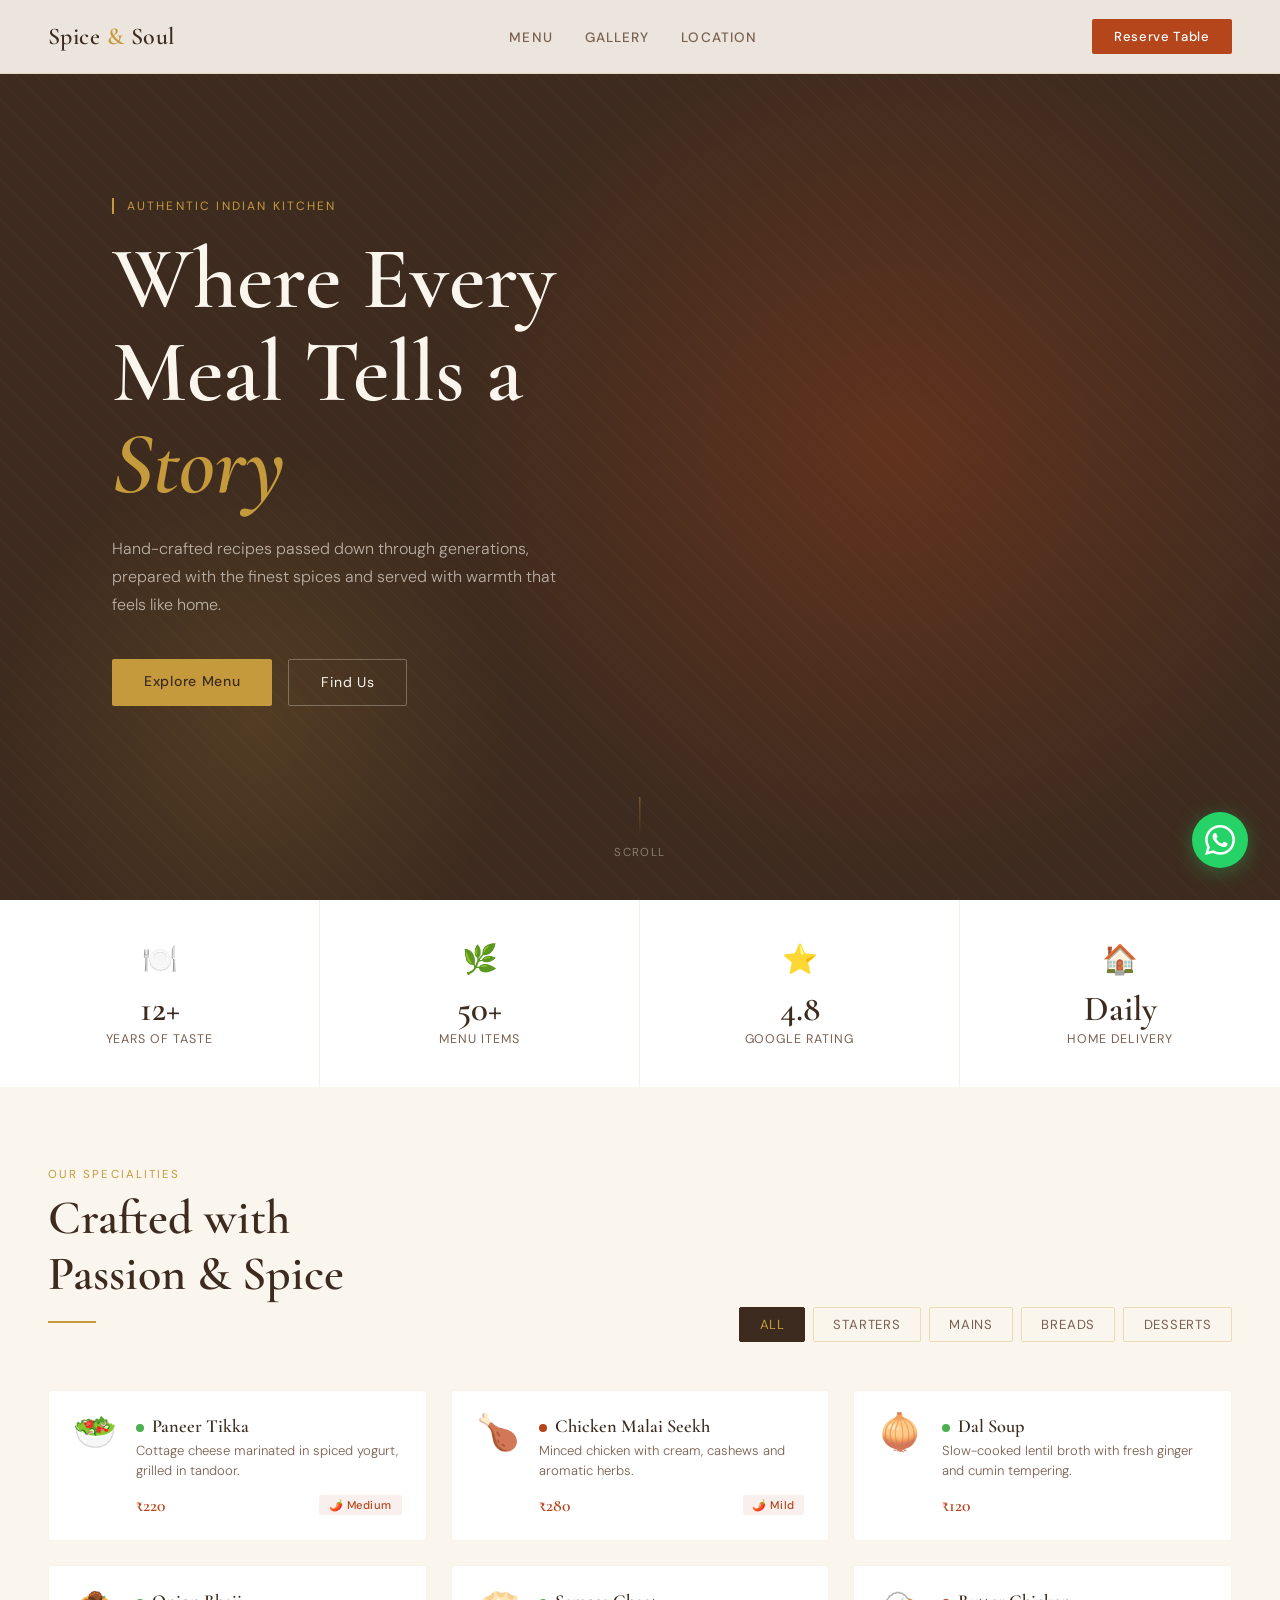
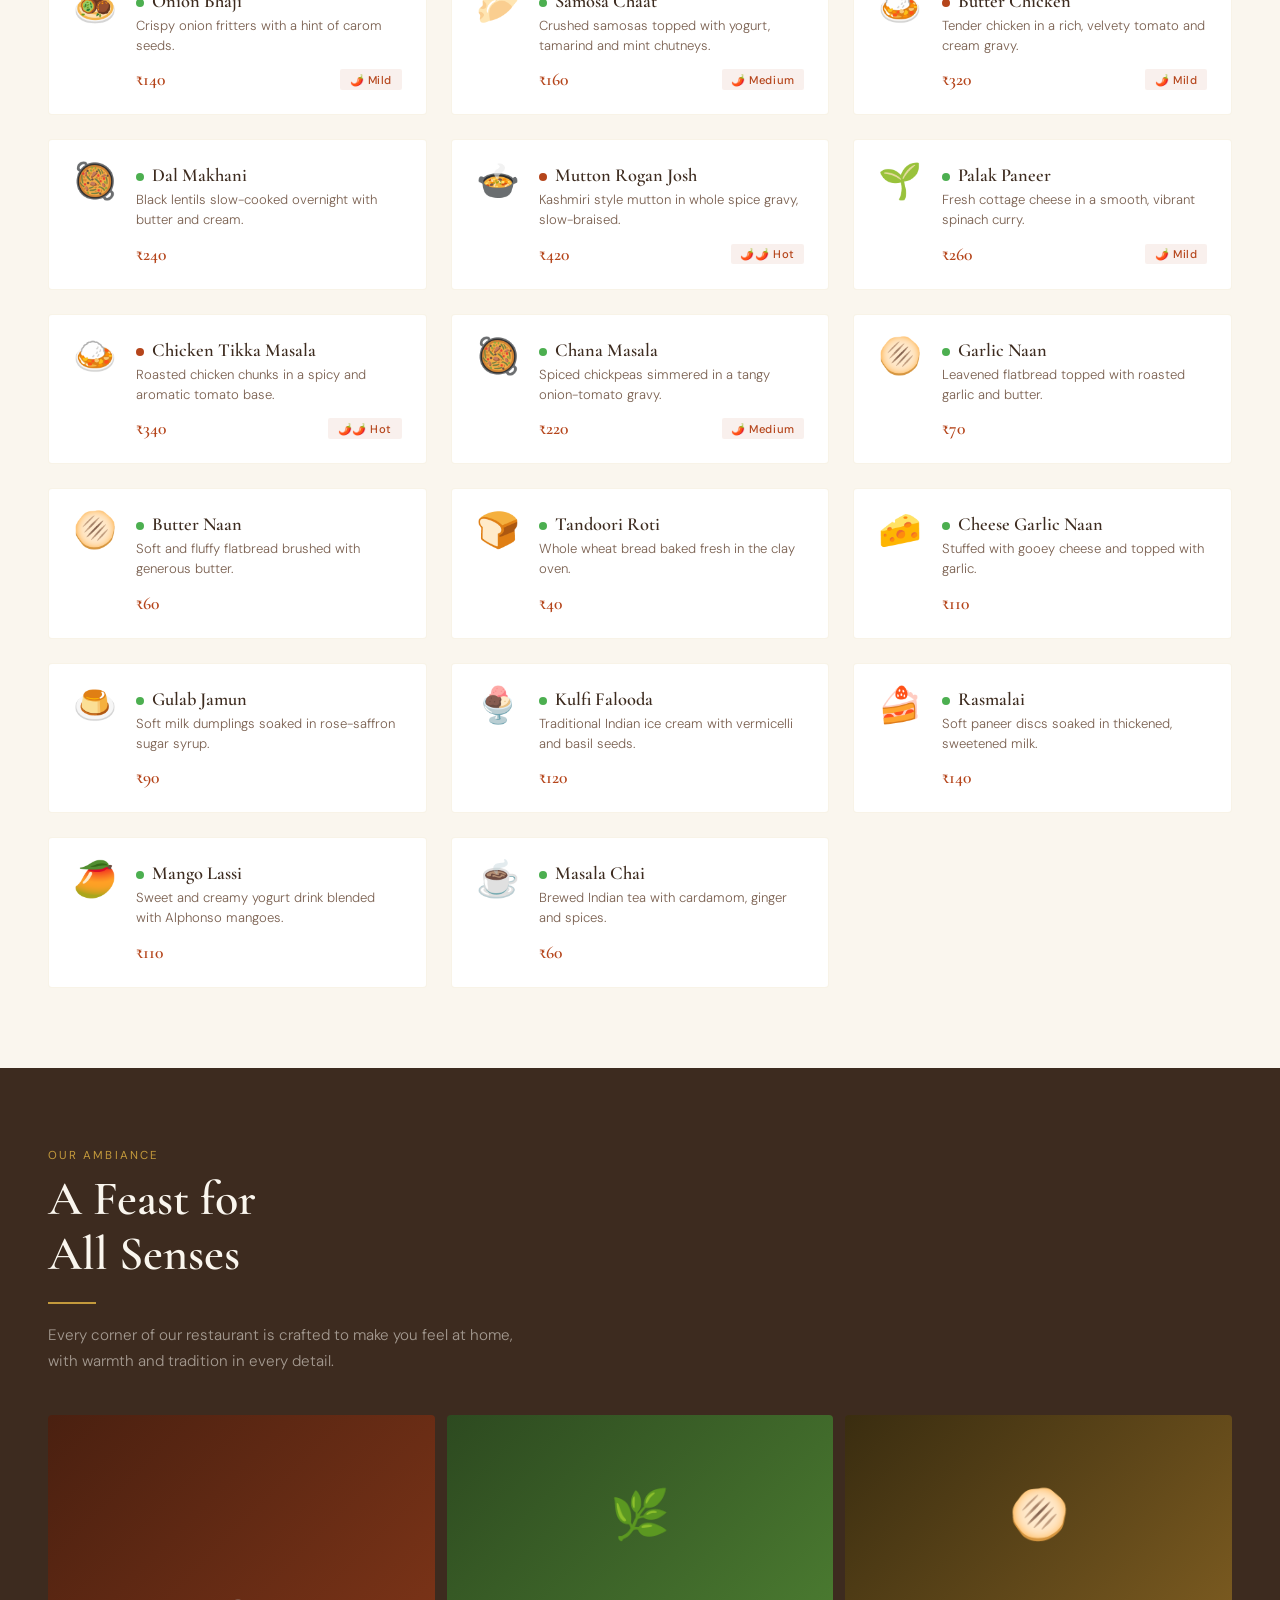
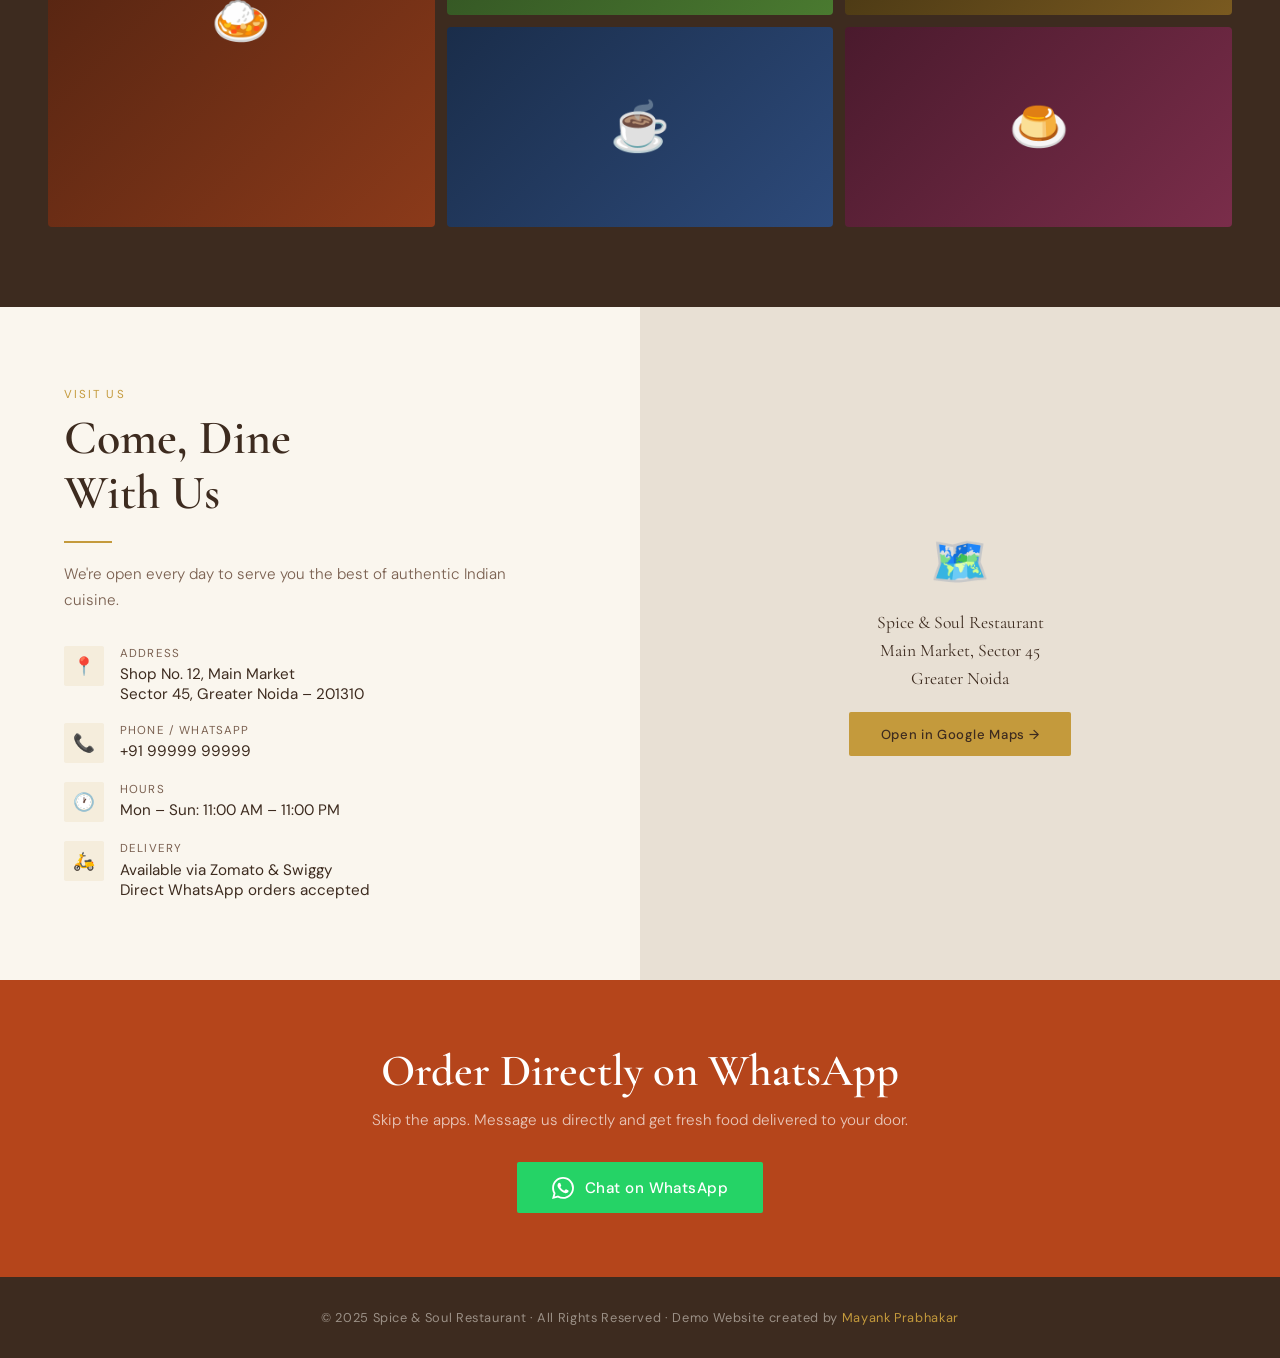
<file: index.html>
<!DOCTYPE html>
<html lang="en">
<head>
<meta charset="UTF-8">
<meta name="viewport" content="width=device-width, initial-scale=1.0">
<title>Spice & Soul — Authentic Indian Kitchen</title>
<link href="https://fonts.googleapis.com/css2?family=Cormorant+Garamond:ital,wght@0,400;0,600;1,400&family=DM+Sans:wght@300;400;500&display=swap" rel="stylesheet">
<link rel="stylesheet" href="css/style.css">
</head>
<body>

<!-- NAV -->
<nav>
  <div class="nav-logo">Spice <span>&</span> Soul</div>
  <ul class="nav-links">
    <li><a href="#menu">Menu</a></li>
    <li><a href="#gallery">Gallery</a></li>
    <li><a href="#contact">Location</a></li>
  </ul>
  <a href="https://wa.me/919999999999?text=Hello!%20I'd%20like%20to%20make%20a%20reservation" class="nav-cta" target="_blank">Reserve Table</a>
</nav>

<!-- HERO -->
<section class="hero" id="home">
  <div class="hero-bg"></div>
  <div class="hero-pattern"></div>
  <div class="hero-content">
    <span class="hero-label">Authentic Indian Kitchen</span>
    <h1>Where Every<br>Meal Tells a <em>Story</em></h1>
    <p>Hand-crafted recipes passed down through generations, prepared with the finest spices and served with warmth that feels like home.</p>
    <div class="hero-btns">
      <a href="#menu" class="btn-primary">Explore Menu</a>
      <a href="#contact" class="btn-ghost">Find Us</a>
    </div>
  </div>
  <div class="hero-scroll">
    <div class="scroll-line"></div>
    Scroll
  </div>
</section>

<!-- ABOUT STRIP -->
<div class="about-strip">
  <div class="strip-item">
    <div class="strip-icon">🍽️</div>
    <div class="strip-num">12+</div>
    <div class="strip-label">Years of Taste</div>
  </div>
  <div class="strip-item">
    <div class="strip-icon">🌿</div>
    <div class="strip-num">50+</div>
    <div class="strip-label">Menu Items</div>
  </div>
  <div class="strip-item">
    <div class="strip-icon">⭐</div>
    <div class="strip-num">4.8</div>
    <div class="strip-label">Google Rating</div>
  </div>
  <div class="strip-item">
    <div class="strip-icon">🏠</div>
    <div class="strip-num">Daily</div>
    <div class="strip-label">Home Delivery</div>
  </div>
</div>

<!-- MENU -->
<section class="menu-section" id="menu">
  <div class="menu-header">
    <div>
      <div class="section-label">Our Specialities</div>
      <div class="section-title">Crafted with<br>Passion & Spice</div>
      <div class="divider"></div>
    </div>
    <div class="menu-tabs">
      <button class="tab active" onclick="filterMenu(this, 'all')">All</button>
      <button class="tab" onclick="filterMenu(this, 'starters')">Starters</button>
      <button class="tab" onclick="filterMenu(this, 'mains')">Mains</button>
      <button class="tab" onclick="filterMenu(this, 'breads')">Breads</button>
      <button class="tab" onclick="filterMenu(this, 'desserts')">Desserts</button>
    </div>
  </div>
  <div class="menu-grid" id="menuGrid"></div>
</section>

<!-- GALLERY -->
<section class="gallery-section" id="gallery">
  <div class="section-label">Our Ambiance</div>
  <div class="section-title">A Feast for<br>All Senses</div>
  <div class="divider"></div>
  <div class="section-sub">Every corner of our restaurant is crafted to make you feel at home, with warmth and tradition in every detail.</div>
  <div class="gallery-grid">
    <div class="gallery-item gi-1">🍛<div class="gallery-overlay"><span class="gallery-tag">Signature Curries</span></div></div>
    <div class="gallery-item gi-2">🌿<div class="gallery-overlay"><span class="gallery-tag">Fresh Ingredients</span></div></div>
    <div class="gallery-item gi-3">🫓<div class="gallery-overlay"><span class="gallery-tag">Tandoor Breads</span></div></div>
    <div class="gallery-item gi-4">☕<div class="gallery-overlay"><span class="gallery-tag">Masala Chai</span></div></div>
    <div class="gallery-item gi-5">🍮<div class="gallery-overlay"><span class="gallery-tag">Sweet Endings</span></div></div>
  </div>
</section>

<!-- CONTACT -->
<div class="contact-section" id="contact">
  <div class="contact-info">
    <div class="section-label">Visit Us</div>
    <div class="section-title">Come, Dine<br>With Us</div>
    <div class="divider"></div>
    <div class="section-sub">We're open every day to serve you the best of authentic Indian cuisine.</div>
    <div class="contact-items">
      <div class="contact-item">
        <div class="contact-icon-wrap">📍</div>
        <div>
          <div class="contact-label">Address</div>
          <div class="contact-val">Shop No. 12, Main Market<br>Sector 45, Greater Noida – 201310</div>
        </div>
      </div>
      <div class="contact-item">
        <div class="contact-icon-wrap">📞</div>
        <div>
          <div class="contact-label">Phone / WhatsApp</div>
          <div class="contact-val">+91 99999 99999</div>
        </div>
      </div>
      <div class="contact-item">
        <div class="contact-icon-wrap">🕐</div>
        <div>
          <div class="contact-label">Hours</div>
          <div class="contact-val">Mon – Sun: 11:00 AM – 11:00 PM</div>
        </div>
      </div>
      <div class="contact-item">
        <div class="contact-icon-wrap">🛵</div>
        <div>
          <div class="contact-label">Delivery</div>
          <div class="contact-val">Available via Zomato & Swiggy<br>Direct WhatsApp orders accepted</div>
        </div>
      </div>
    </div>
  </div>
  <div class="contact-map">
    <div class="map-placeholder">
      <div class="map-icon">🗺️</div>
      <div class="map-address">Spice & Soul Restaurant<br>Main Market, Sector 45<br>Greater Noida</div>
      <a href="https://maps.google.com" target="_blank" class="btn-primary" style="display:inline-block;font-size:0.82rem;">Open in Google Maps →</a>
    </div>
  </div>
</div>

<!-- WHATSAPP CTA -->
<div class="wa-section">
  <h2>Order Directly on WhatsApp</h2>
  <p>Skip the apps. Message us directly and get fresh food delivered to your door.</p>
  <a href="https://wa.me/919999999999?text=Hello!%20I%20want%20to%20place%20an%20order%20🍛" target="_blank" class="wa-btn">
    <svg viewBox="0 0 24 24" xmlns="http://www.w3.org/2000/svg"><path d="M17.472 14.382c-.297-.149-1.758-.867-2.03-.967-.273-.099-.471-.148-.67.15-.197.297-.767.966-.94 1.164-.173.199-.347.223-.644.075-.297-.15-1.255-.463-2.39-1.475-.883-.788-1.48-1.761-1.653-2.059-.173-.297-.018-.458.13-.606.134-.133.298-.347.446-.52.149-.174.198-.298.298-.497.099-.198.05-.371-.025-.52-.075-.149-.669-1.612-.916-2.207-.242-.579-.487-.5-.669-.51-.173-.008-.371-.01-.57-.01-.198 0-.52.074-.792.372-.272.297-1.04 1.016-1.04 2.479 0 1.462 1.065 2.875 1.213 3.074.149.198 2.096 3.2 5.077 4.487.709.306 1.262.489 1.694.625.712.227 1.36.195 1.871.118.571-.085 1.758-.719 2.006-1.413.248-.694.248-1.289.173-1.413-.074-.124-.272-.198-.57-.347m-5.421 7.403h-.004a9.87 9.87 0 01-5.031-1.378l-.361-.214-3.741.982.998-3.648-.235-.374a9.86 9.86 0 01-1.51-5.26c.001-5.45 4.436-9.884 9.888-9.884 2.64 0 5.122 1.03 6.988 2.898a9.825 9.825 0 012.893 6.994c-.003 5.45-4.437 9.884-9.885 9.884m8.413-18.297A11.815 11.815 0 0012.05 0C5.495 0 .16 5.335.157 11.892c0 2.096.547 4.142 1.588 5.945L.057 24l6.305-1.654a11.882 11.882 0 005.683 1.448h.005c6.554 0 11.89-5.335 11.893-11.893a11.821 11.821 0 00-3.48-8.413z"/></svg>
    Chat on WhatsApp
  </a>
</div>

<!-- FOOTER -->
<footer>
  <p>© 2025 Spice & Soul Restaurant · All Rights Reserved · Demo Website created by <a href="#">Mayank Prabhakar</a></p>
</footer>

<!-- FLOATING WA BUTTON -->
<a href="https://wa.me/919999999999?text=Hello!" target="_blank" class="wa-float" title="Chat on WhatsApp">
  <svg viewBox="0 0 24 24" xmlns="http://www.w3.org/2000/svg"><path d="M17.472 14.382c-.297-.149-1.758-.867-2.03-.967-.273-.099-.471-.148-.67.15-.197.297-.767.966-.94 1.164-.173.199-.347.223-.644.075-.297-.15-1.255-.463-2.39-1.475-.883-.788-1.48-1.761-1.653-2.059-.173-.297-.018-.458.13-.606.134-.133.298-.347.446-.52.149-.174.198-.298.298-.497.099-.198.05-.371-.025-.52-.075-.149-.669-1.612-.916-2.207-.242-.579-.487-.5-.669-.51-.173-.008-.371-.01-.57-.01-.198 0-.52.074-.792.372-.272.297-1.04 1.016-1.04 2.479 0 1.462 1.065 2.875 1.213 3.074.149.198 2.096 3.2 5.077 4.487.709.306 1.262.489 1.694.625.712.227 1.36.195 1.871.118.571-.085 1.758-.719 2.006-1.413.248-.694.248-1.289.173-1.413-.074-.124-.272-.198-.57-.347m-5.421 7.403h-.004a9.87 9.87 0 01-5.031-1.378l-.361-.214-3.741.982.998-3.648-.235-.374a9.86 9.86 0 01-1.51-5.26c.001-5.45 4.436-9.884 9.888-9.884 2.64 0 5.122 1.03 6.988 2.898a9.825 9.825 0 012.893 6.994c-.003 5.45-4.437 9.884-9.885 9.884m8.413-18.297A11.815 11.815 0 0012.05 0C5.495 0 .16 5.335.157 11.892c0 2.096.547 4.142 1.588 5.945L.057 24l6.305-1.654a11.882 11.882 0 005.683 1.448h.005c6.554 0 11.89-5.335 11.893-11.893a11.821 11.821 0 00-3.48-8.413z"/></svg>
</a>

<script src="js/menu.js"></script>
</body>
</html>
</file>
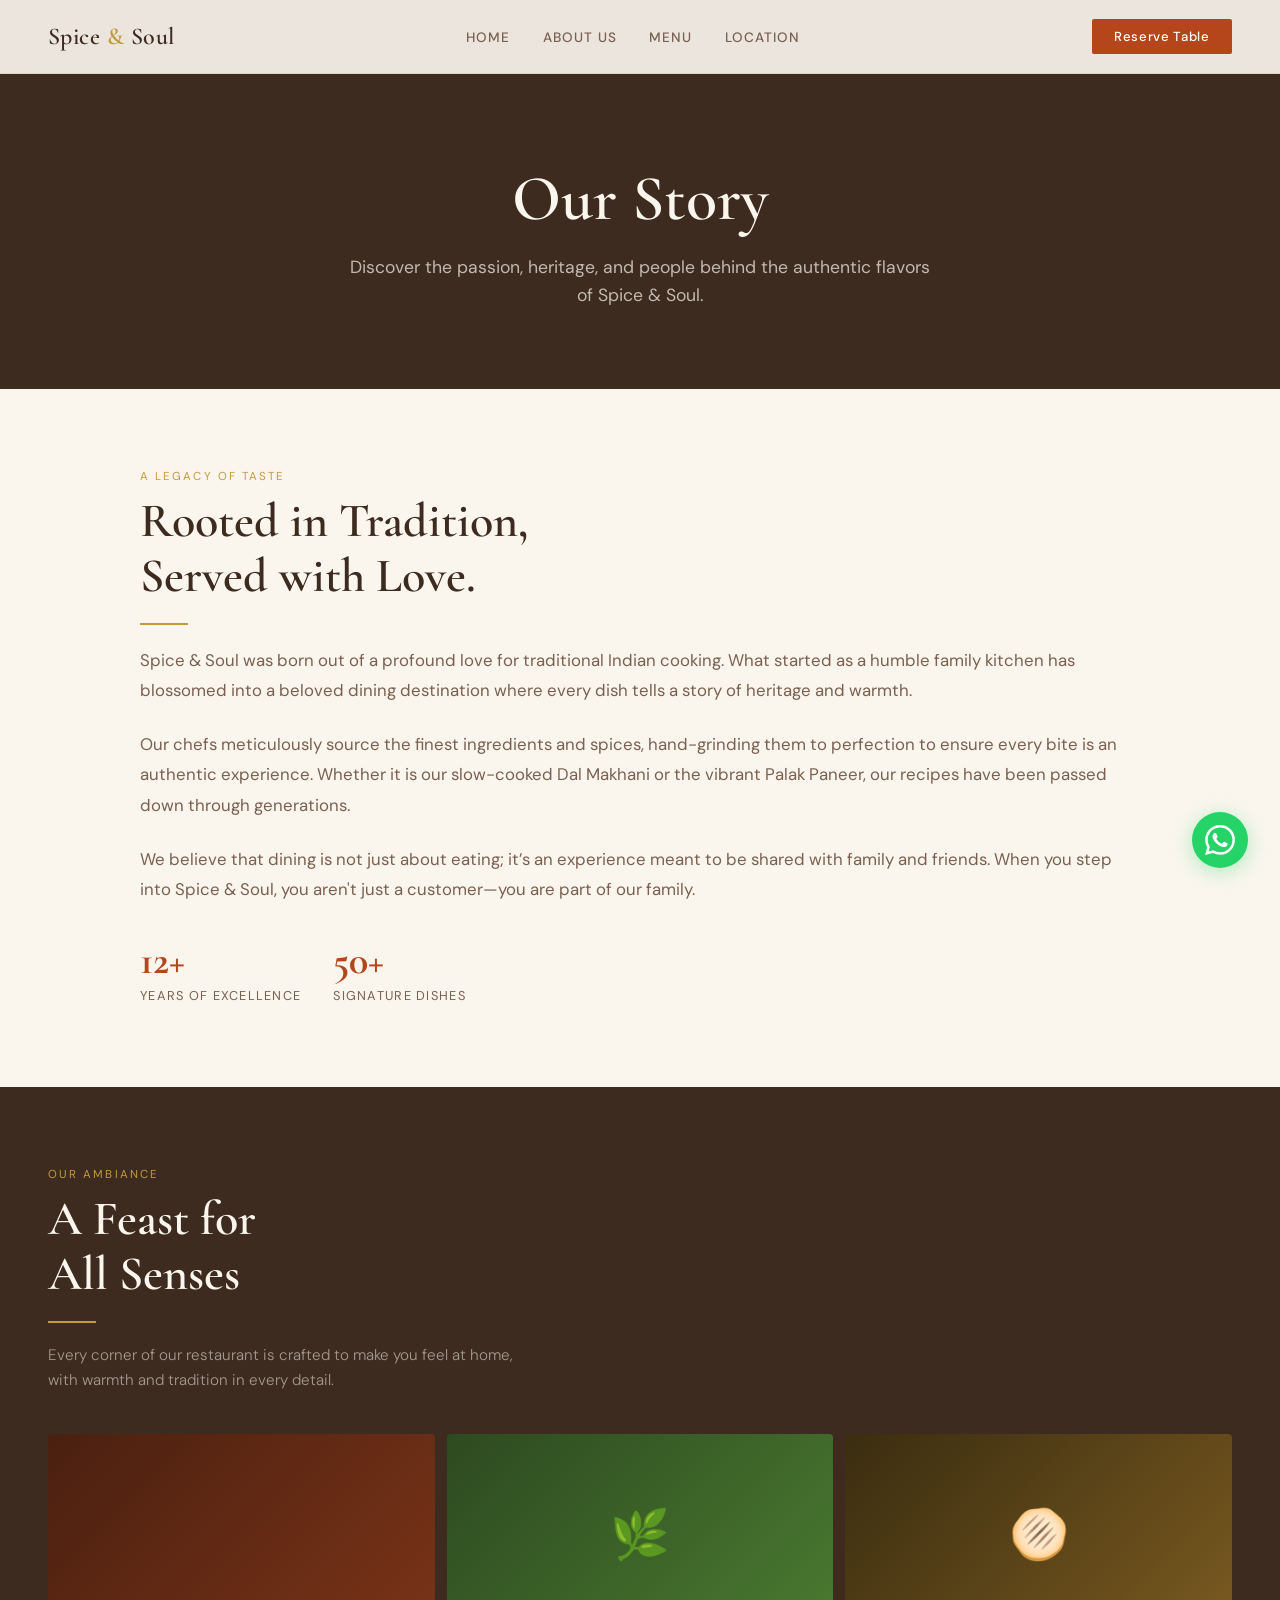
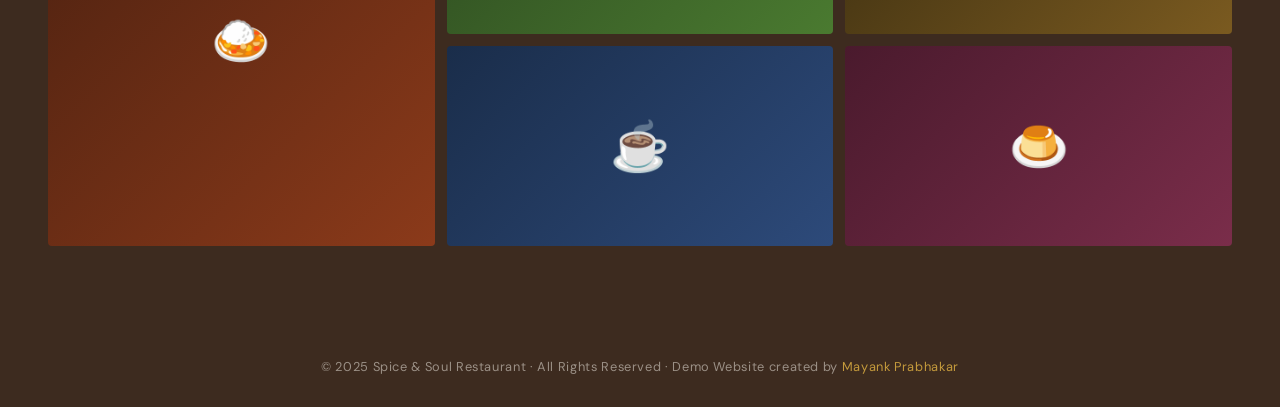
<file: about.html>
<!DOCTYPE html>
<html lang="en">
<head>
<meta charset="UTF-8">
<meta name="viewport" content="width=device-width, initial-scale=1.0">
<title>About Us — Spice & Soul</title>
<link href="https://fonts.googleapis.com/css2?family=Cormorant+Garamond:ital,wght@0,400;0,600;1,400&family=DM+Sans:wght@300;400;500&display=swap" rel="stylesheet">
<link rel="stylesheet" href="css/style.css">
</head>
<body>

<!-- NAV -->
<nav>
  <a href="index.html" class="nav-logo" style="text-decoration:none;">Spice <span>&</span> Soul</a>
  <ul class="nav-links">
    <li><a href="index.html">Home</a></li>
    <li><a href="about.html">About Us</a></li>
    <li><a href="menu.html">Menu</a></li>
    <li><a href="contact.html">Location</a></li>
  </ul>
  <a href="https://wa.me/917983066911?text=Hello!%20I'd%20like%20to%20make%20a%20reservation" class="nav-cta" target="_blank">Reserve Table</a>
</nav>

<!-- PAGE HEADER -->
<header class="page-header">
  <h1>Our Story</h1>
  <p>Discover the passion, heritage, and people behind the authentic flavors of Spice & Soul.</p>
</header>

<!-- ABOUT SECTION -->
<section style="padding-top: 5rem; padding-bottom: 5rem;">
  <div class="about-content">
    <div class="about-text">
      <div class="section-label">A Legacy of Taste</div>
      <h2 class="section-title">Rooted in Tradition,<br>Served with Love.</h2>
      <div class="divider"></div>
      <p>Spice & Soul was born out of a profound love for traditional Indian cooking. What started as a humble family kitchen has blossomed into a beloved dining destination where every dish tells a story of heritage and warmth.</p>
      <p>Our chefs meticulously source the finest ingredients and spices, hand-grinding them to perfection to ensure every bite is an authentic experience. Whether it is our slow-cooked Dal Makhani or the vibrant Palak Paneer, our recipes have been passed down through generations.</p>
      <p>We believe that dining is not just about eating; it’s an experience meant to be shared with family and friends. When you step into Spice & Soul, you aren't just a customer—you are part of our family.</p>
      
      <div class="about-stats">
        <div>
          <h3 style="font-family: 'Cormorant Garamond', serif; font-size: 2.5rem; color: var(--rust);">12+</h3>
          <p style="font-size: 0.8rem; text-transform: uppercase; letter-spacing: 0.1em; color: var(--muted);">Years of Excellence</p>
        </div>
        <div>
          <h3 style="font-family: 'Cormorant Garamond', serif; font-size: 2.5rem; color: var(--rust);">50+</h3>
          <p style="font-size: 0.8rem; text-transform: uppercase; letter-spacing: 0.1em; color: var(--muted);">Signature Dishes</p>
        </div>
      </div>
    </div>
  </div>
</section>

<!-- GALLERY (Moved from index) -->
<section class="gallery-section" id="gallery">
  <div class="section-label">Our Ambiance</div>
  <div class="section-title">A Feast for<br>All Senses</div>
  <div class="divider"></div>
  <div class="section-sub">Every corner of our restaurant is crafted to make you feel at home, with warmth and tradition in every detail.</div>
  <div class="gallery-grid">
    <div class="gallery-item gi-1">🍛<div class="gallery-overlay"><span class="gallery-tag">Signature Curries</span></div></div>
    <div class="gallery-item gi-2">🌿<div class="gallery-overlay"><span class="gallery-tag">Fresh Ingredients</span></div></div>
    <div class="gallery-item gi-3">🫓<div class="gallery-overlay"><span class="gallery-tag">Tandoor Breads</span></div></div>
    <div class="gallery-item gi-4">☕<div class="gallery-overlay"><span class="gallery-tag">Masala Chai</span></div></div>
    <div class="gallery-item gi-5">🍮<div class="gallery-overlay"><span class="gallery-tag">Sweet Endings</span></div></div>
  </div>
</section>

<!-- FOOTER -->
<footer>
  <p>© 2025 Spice & Soul Restaurant · All Rights Reserved · Demo Website created by <a href="#">Mayank Prabhakar</a></p>
</footer>

<!-- FLOATING WA BUTTON -->
<a href="https://wa.me/917983066911?text=Hello!" target="_blank" class="wa-float" title="Chat on WhatsApp">
  <svg viewBox="0 0 24 24" xmlns="http://www.w3.org/2000/svg"><path d="M17.472 14.382c-.297-.149-1.758-.867-2.03-.967-.273-.099-.471-.148-.67.15-.197.297-.767.966-.94 1.164-.173.199-.347.223-.644.075-.297-.15-1.255-.463-2.39-1.475-.883-.788-1.48-1.761-1.653-2.059-.173-.297-.018-.458.13-.606.134-.133.298-.347.446-.52.149-.174.198-.298.298-.497.099-.198.05-.371-.025-.52-.075-.149-.669-1.612-.916-2.207-.242-.579-.487-.5-.669-.51-.173-.008-.371-.01-.57-.01-.198 0-.52.074-.792.372-.272.297-1.04 1.016-1.04 2.479 0 1.462 1.065 2.875 1.213 3.074.149.198 2.096 3.2 5.077 4.487.709.306 1.262.489 1.694.625.712.227 1.36.195 1.871.118.571-.085 1.758-.719 2.006-1.413.248-.694.248-1.289.173-1.413-.074-.124-.272-.198-.57-.347m-5.421 7.403h-.004a9.87 9.87 0 01-5.031-1.378l-.361-.214-3.741.982.998-3.648-.235-.374a9.86 9.86 0 01-1.51-5.26c.001-5.45 4.436-9.884 9.888-9.884 2.64 0 5.122 1.03 6.988 2.898a9.825 9.825 0 012.893 6.994c-.003 5.45-4.437 9.884-9.885 9.884m8.413-18.297A11.815 11.815 0 0012.05 0C5.495 0 .16 5.335.157 11.892c0 2.096.547 4.142 1.588 5.945L.057 24l6.305-1.654a11.882 11.882 0 005.683 1.448h.005c6.554 0 11.89-5.335 11.893-11.893a11.821 11.821 0 00-3.48-8.413z"/></svg>
</a>

</body>
</html>
</file>
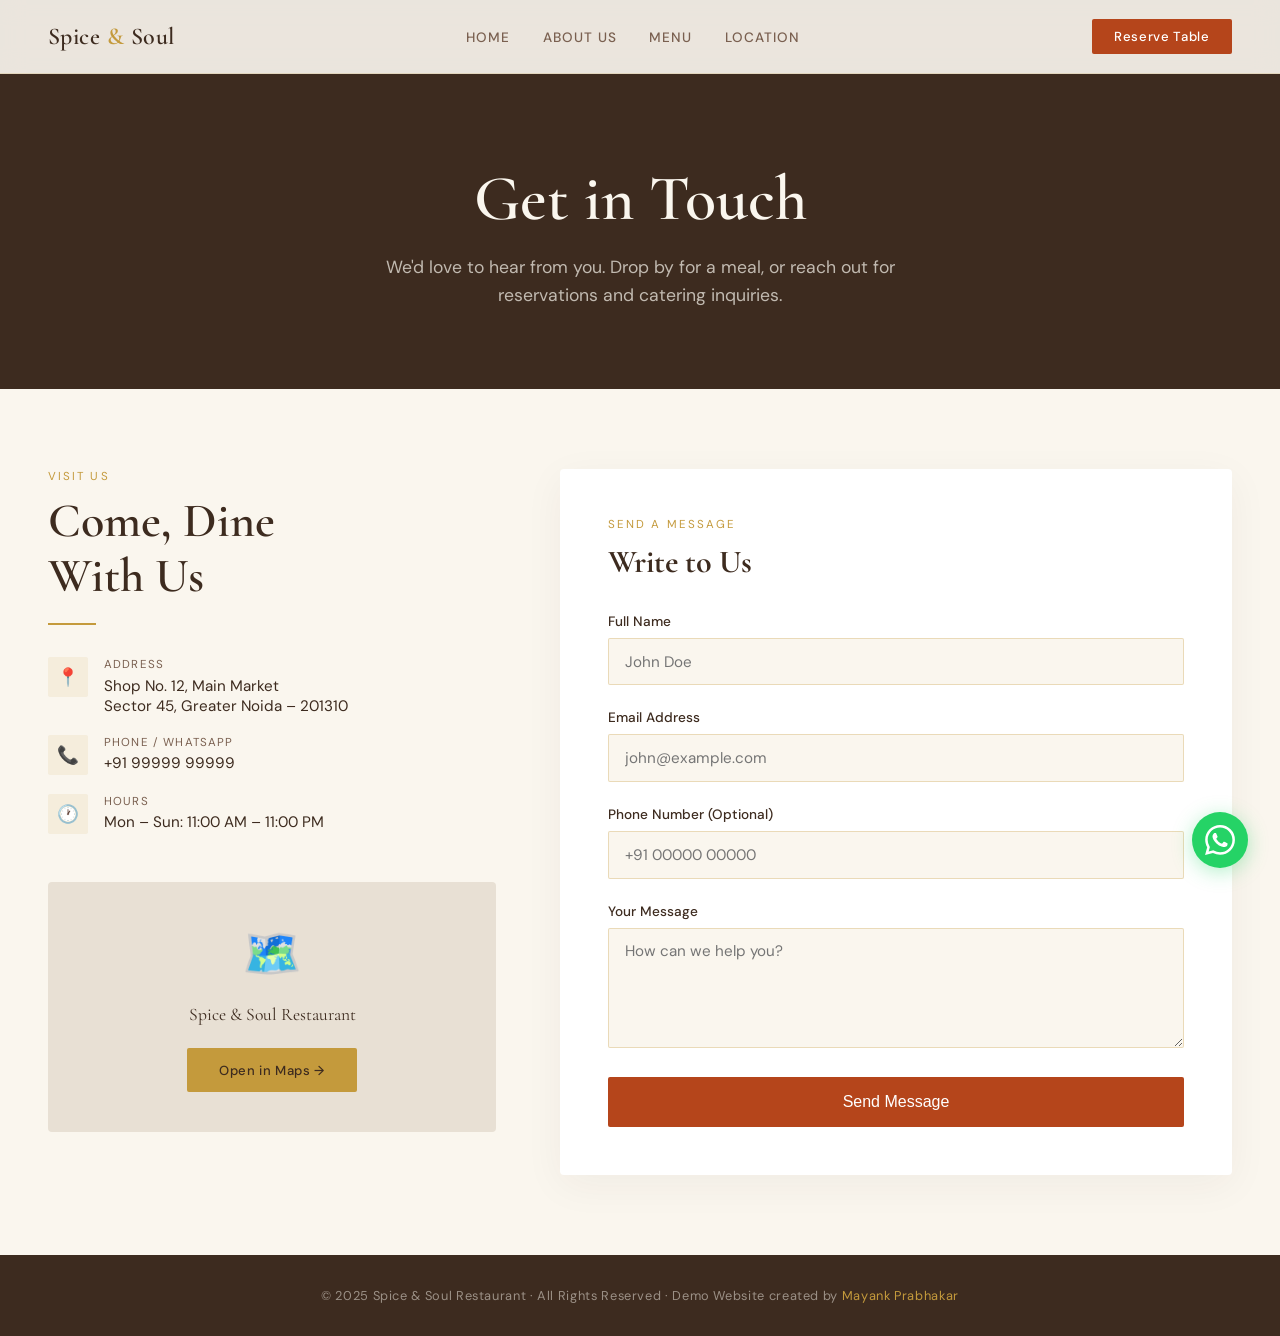
<file: contact.html>
<!DOCTYPE html>
<html lang="en">
<head>
<meta charset="UTF-8">
<meta name="viewport" content="width=device-width, initial-scale=1.0">
<title>Contact & Location — Spice & Soul</title>
<link href="https://fonts.googleapis.com/css2?family=Cormorant+Garamond:ital,wght@0,400;0,600;1,400&family=DM+Sans:wght@300;400;500&display=swap" rel="stylesheet">
<link rel="stylesheet" href="css/style.css">
</head>
<body>

<!-- NAV -->
<nav>
  <a href="index.html" class="nav-logo" style="text-decoration:none;">Spice <span>&</span> Soul</a>
  <ul class="nav-links">
    <li><a href="index.html">Home</a></li>
    <li><a href="about.html">About Us</a></li>
    <li><a href="menu.html">Menu</a></li>
    <li><a href="contact.html">Location</a></li>
  </ul>
  <a href="https://wa.me/917983066911?text=Hello!%20I'd%20like%20to%20make%20a%20reservation" class="nav-cta" target="_blank">Reserve Table</a>
</nav>

<!-- PAGE HEADER -->
<header class="page-header">
  <h1>Get in Touch</h1>
  <p>We'd love to hear from you. Drop by for a meal, or reach out for reservations and catering inquiries.</p>
</header>

<!-- CONTACT SECTION -->
<section style="background: var(--cream); padding: 5rem 3rem;">
  <div class="contact-page-wrap">
    
    <!-- Info & Map -->
    <div>
      <div class="section-label">Visit Us</div>
      <h2 class="section-title">Come, Dine<br>With Us</h2>
      <div class="divider"></div>
      
      <div class="contact-items">
        <div class="contact-item">
          <div class="contact-icon-wrap">📍</div>
          <div>
            <div class="contact-label">Address</div>
            <div class="contact-val">Shop No. 12, Main Market<br>Sector 45, Greater Noida – 201310</div>
          </div>
        </div>
        <div class="contact-item">
          <div class="contact-icon-wrap">📞</div>
          <div>
            <div class="contact-label">Phone / WhatsApp</div>
            <div class="contact-val">+91 99999 99999</div>
          </div>
        </div>
        <div class="contact-item">
          <div class="contact-icon-wrap">🕐</div>
          <div>
            <div class="contact-label">Hours</div>
            <div class="contact-val">Mon – Sun: 11:00 AM – 11:00 PM</div>
          </div>
        </div>
      </div>

      <!-- Map -->
      <div class="contact-map" style="margin-top: 3rem; min-height: 250px; border-radius: 4px;">
        <div class="map-placeholder">
          <div class="map-icon">🗺️</div>
          <div class="map-address">Spice & Soul Restaurant</div>
          <a href="https://maps.google.com" target="_blank" class="btn-primary" style="display:inline-block;font-size:0.82rem;">Open in Maps →</a>
        </div>
      </div>
    </div>

    <!-- Contact Form -->
    <div>
      <form class="contact-form" onsubmit="event.preventDefault(); alert('Thank you for reaching out! We will get back to you shortly.');">
        <div class="section-label">Send a Message</div>
        <h3 style="font-family: 'Cormorant Garamond', serif; font-size: 2rem; color: var(--brown); margin-bottom: 2rem;">Write to Us</h3>
        
        <div class="form-group">
          <label>Full Name</label>
          <input type="text" placeholder="John Doe" required>
        </div>
        <div class="form-group">
          <label>Email Address</label>
          <input type="email" placeholder="john@example.com" required>
        </div>
        <div class="form-group">
          <label>Phone Number (Optional)</label>
          <input type="tel" placeholder="+91 00000 00000">
        </div>
        <div class="form-group">
          <label>Your Message</label>
          <textarea placeholder="How can we help you?" required></textarea>
        </div>
        <button type="submit" class="btn-submit">Send Message</button>
      </form>
    </div>

  </div>
</section>

<!-- FOOTER -->
<footer>
  <p>© 2025 Spice & Soul Restaurant · All Rights Reserved · Demo Website created by <a href="#">Mayank Prabhakar</a></p>
</footer>

<!-- FLOATING WA BUTTON -->
<a href="https://wa.me/917983066911?text=Hello!" target="_blank" class="wa-float" title="Chat on WhatsApp">
  <svg viewBox="0 0 24 24" xmlns="http://www.w3.org/2000/svg"><path d="M17.472 14.382c-.297-.149-1.758-.867-2.03-.967-.273-.099-.471-.148-.67.15-.197.297-.767.966-.94 1.164-.173.199-.347.223-.644.075-.297-.15-1.255-.463-2.39-1.475-.883-.788-1.48-1.761-1.653-2.059-.173-.297-.018-.458.13-.606.134-.133.298-.347.446-.52.149-.174.198-.298.298-.497.099-.198.05-.371-.025-.52-.075-.149-.669-1.612-.916-2.207-.242-.579-.487-.5-.669-.51-.173-.008-.371-.01-.57-.01-.198 0-.52.074-.792.372-.272.297-1.04 1.016-1.04 2.479 0 1.462 1.065 2.875 1.213 3.074.149.198 2.096 3.2 5.077 4.487.709.306 1.262.489 1.694.625.712.227 1.36.195 1.871.118.571-.085 1.758-.719 2.006-1.413.248-.694.248-1.289.173-1.413-.074-.124-.272-.198-.57-.347m-5.421 7.403h-.004a9.87 9.87 0 01-5.031-1.378l-.361-.214-3.741.982.998-3.648-.235-.374a9.86 9.86 0 01-1.51-5.26c.001-5.45 4.436-9.884 9.888-9.884 2.64 0 5.122 1.03 6.988 2.898a9.825 9.825 0 012.893 6.994c-.003 5.45-4.437 9.884-9.885 9.884m8.413-18.297A11.815 11.815 0 0012.05 0C5.495 0 .16 5.335.157 11.892c0 2.096.547 4.142 1.588 5.945L.057 24l6.305-1.654a11.882 11.882 0 005.683 1.448h.005c6.554 0 11.89-5.335 11.893-11.893a11.821 11.821 0 00-3.48-8.413z"/></svg>
</a>

</body>
</html>
</file>
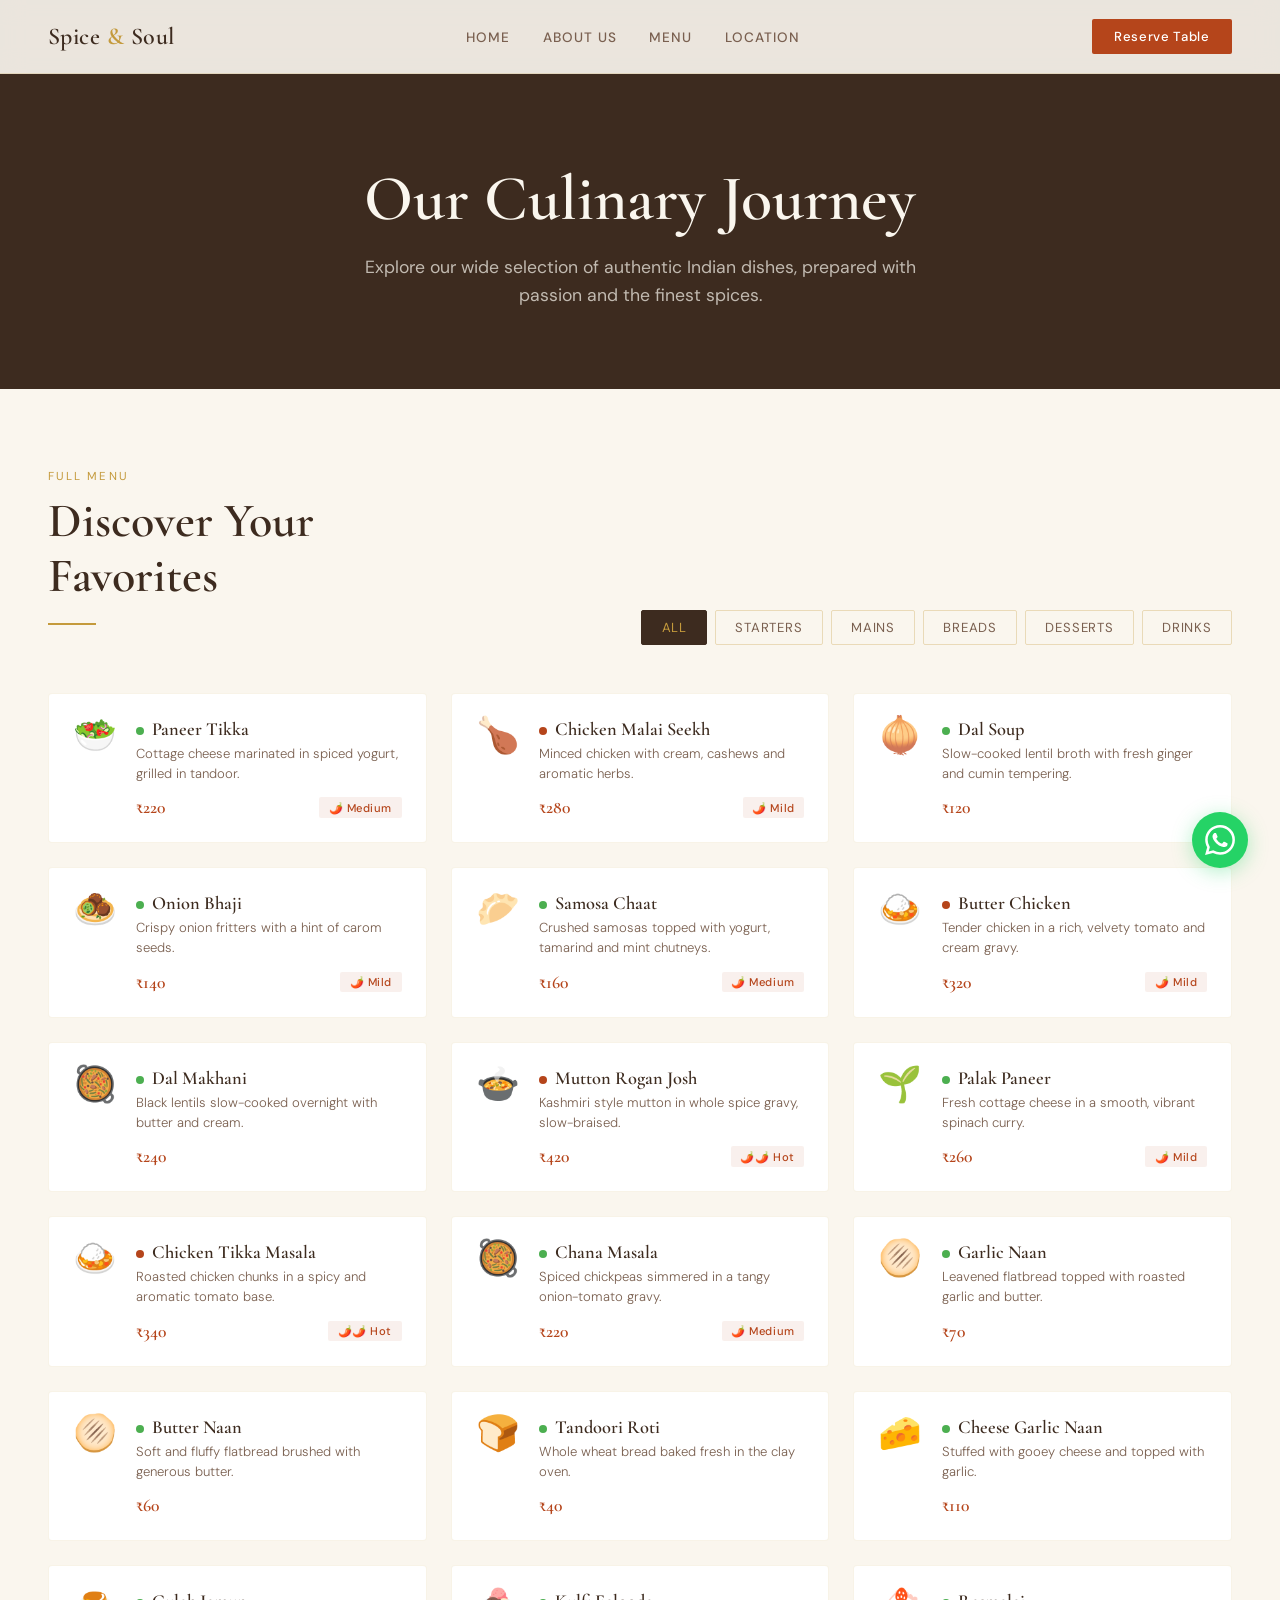
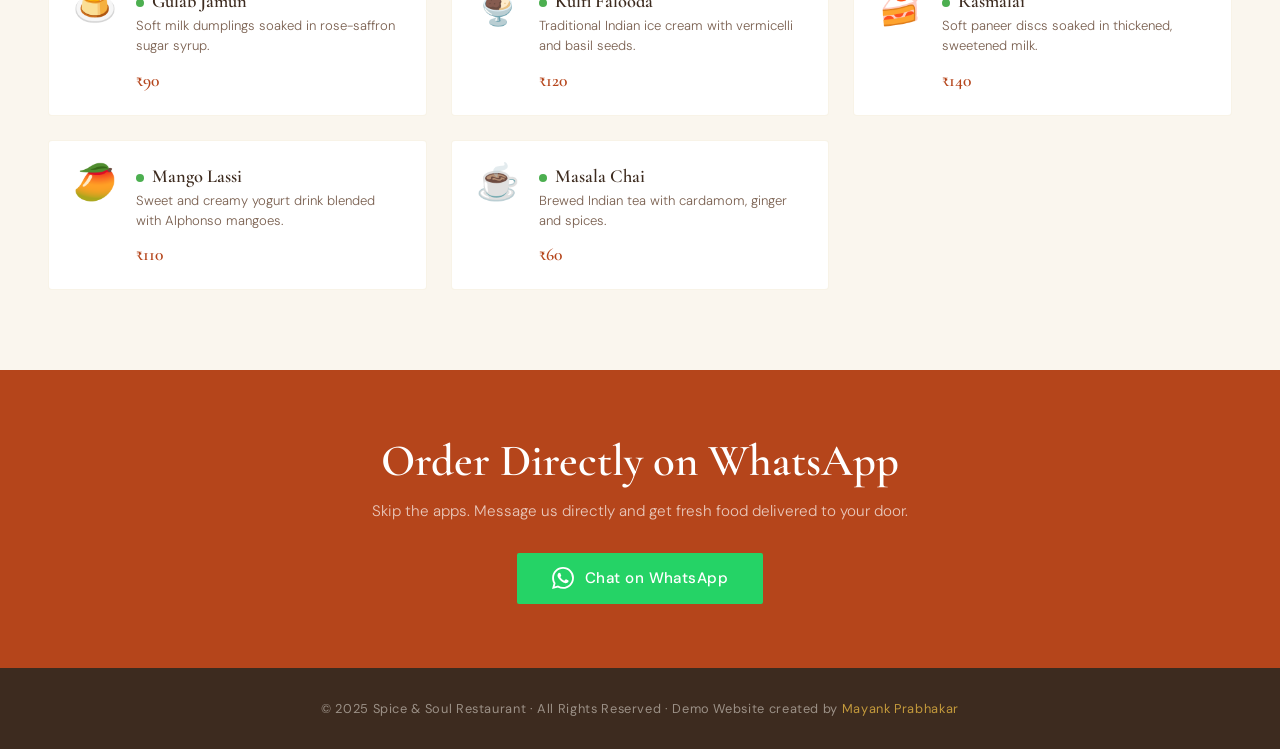
<file: menu.html>
<!DOCTYPE html>
<html lang="en">
<head>
<meta charset="UTF-8">
<meta name="viewport" content="width=device-width, initial-scale=1.0">
<title>Menu — Spice & Soul</title>
<link href="https://fonts.googleapis.com/css2?family=Cormorant+Garamond:ital,wght@0,400;0,600;1,400&family=DM+Sans:wght@300;400;500&display=swap" rel="stylesheet">
<link rel="stylesheet" href="css/style.css">
</head>
<body>

<!-- NAV -->
<nav>
  <a href="index.html" class="nav-logo" style="text-decoration:none;">Spice <span>&</span> Soul</a>
  <ul class="nav-links">
    <li><a href="index.html">Home</a></li>
    <li><a href="about.html">About Us</a></li>
    <li><a href="menu.html">Menu</a></li>
    <li><a href="contact.html">Location</a></li>
  </ul>
  <a href="https://wa.me/917983066911?text=Hello!%20I'd%20like%20to%20make%20a%20reservation" class="nav-cta" target="_blank">Reserve Table</a>
</nav>

<!-- PAGE HEADER -->
<header class="page-header">
  <h1>Our Culinary Journey</h1>
  <p>Explore our wide selection of authentic Indian dishes, prepared with passion and the finest spices.</p>
</header>

<!-- MENU -->
<section class="menu-section" id="menu">
  <div class="menu-header">
    <div>
      <div class="section-label">Full Menu</div>
      <div class="section-title">Discover Your<br>Favorites</div>
      <div class="divider"></div>
    </div>
    <div class="menu-tabs">
      <button class="tab active" onclick="filterMenu(this, 'all')">All</button>
      <button class="tab" onclick="filterMenu(this, 'starters')">Starters</button>
      <button class="tab" onclick="filterMenu(this, 'mains')">Mains</button>
      <button class="tab" onclick="filterMenu(this, 'breads')">Breads</button>
      <button class="tab" onclick="filterMenu(this, 'desserts')">Desserts</button>
      <button class="tab" onclick="filterMenu(this, 'drinks')">Drinks</button>
    </div>
  </div>
  <div class="menu-grid" id="menuGrid"></div>
</section>

<!-- WHATSAPP CTA -->
<div class="wa-section">
  <h2>Order Directly on WhatsApp</h2>
  <p>Skip the apps. Message us directly and get fresh food delivered to your door.</p>
  <a href="https://wa.me/917983066911?text=Hello!%20I%20want%20to%20place%20an%20order%20🍛" target="_blank" class="wa-btn">
    <svg viewBox="0 0 24 24" xmlns="http://www.w3.org/2000/svg"><path d="M17.472 14.382c-.297-.149-1.758-.867-2.03-.967-.273-.099-.471-.148-.67.15-.197.297-.767.966-.94 1.164-.173.199-.347.223-.644.075-.297-.15-1.255-.463-2.39-1.475-.883-.788-1.48-1.761-1.653-2.059-.173-.297-.018-.458.13-.606.134-.133.298-.347.446-.52.149-.174.198-.298.298-.497.099-.198.05-.371-.025-.52-.075-.149-.669-1.612-.916-2.207-.242-.579-.487-.5-.669-.51-.173-.008-.371-.01-.57-.01-.198 0-.52.074-.792.372-.272.297-1.04 1.016-1.04 2.479 0 1.462 1.065 2.875 1.213 3.074.149.198 2.096 3.2 5.077 4.487.709.306 1.262.489 1.694.625.712.227 1.36.195 1.871.118.571-.085 1.758-.719 2.006-1.413.248-.694.248-1.289.173-1.413-.074-.124-.272-.198-.57-.347m-5.421 7.403h-.004a9.87 9.87 0 01-5.031-1.378l-.361-.214-3.741.982.998-3.648-.235-.374a9.86 9.86 0 01-1.51-5.26c.001-5.45 4.436-9.884 9.888-9.884 2.64 0 5.122 1.03 6.988 2.898a9.825 9.825 0 012.893 6.994c-.003 5.45-4.437 9.884-9.885 9.884m8.413-18.297A11.815 11.815 0 0012.05 0C5.495 0 .16 5.335.157 11.892c0 2.096.547 4.142 1.588 5.945L.057 24l6.305-1.654a11.882 11.882 0 005.683 1.448h.005c6.554 0 11.89-5.335 11.893-11.893a11.821 11.821 0 00-3.48-8.413z"/></svg>
    Chat on WhatsApp
  </a>
</div>

<!-- FOOTER -->
<footer>
  <p>© 2025 Spice & Soul Restaurant · All Rights Reserved · Demo Website created by <a href="#">Mayank Prabhakar</a></p>
</footer>

<!-- FLOATING WA BUTTON -->
<a href="https://wa.me/917983066911?text=Hello!" target="_blank" class="wa-float" title="Chat on WhatsApp">
  <svg viewBox="0 0 24 24" xmlns="http://www.w3.org/2000/svg"><path d="M17.472 14.382c-.297-.149-1.758-.867-2.03-.967-.273-.099-.471-.148-.67.15-.197.297-.767.966-.94 1.164-.173.199-.347.223-.644.075-.297-.15-1.255-.463-2.39-1.475-.883-.788-1.48-1.761-1.653-2.059-.173-.297-.018-.458.13-.606.134-.133.298-.347.446-.52.149-.174.198-.298.298-.497.099-.198.05-.371-.025-.52-.075-.149-.669-1.612-.916-2.207-.242-.579-.487-.5-.669-.51-.173-.008-.371-.01-.57-.01-.198 0-.52.074-.792.372-.272.297-1.04 1.016-1.04 2.479 0 1.462 1.065 2.875 1.213 3.074.149.198 2.096 3.2 5.077 4.487.709.306 1.262.489 1.694.625.712.227 1.36.195 1.871.118.571-.085 1.758-.719 2.006-1.413.248-.694.248-1.289.173-1.413-.074-.124-.272-.198-.57-.347m-5.421 7.403h-.004a9.87 9.87 0 01-5.031-1.378l-.361-.214-3.741.982.998-3.648-.235-.374a9.86 9.86 0 01-1.51-5.26c.001-5.45 4.436-9.884 9.888-9.884 2.64 0 5.122 1.03 6.988 2.898a9.825 9.825 0 012.893 6.994c-.003 5.45-4.437 9.884-9.885 9.884m8.413-18.297A11.815 11.815 0 0012.05 0C5.495 0 .16 5.335.157 11.892c0 2.096.547 4.142 1.588 5.945L.057 24l6.305-1.654a11.882 11.882 0 005.683 1.448h.005c6.554 0 11.89-5.335 11.893-11.893a11.821 11.821 0 00-3.48-8.413z"/></svg>
</a>

<script src="js/menu.js"></script>
</body>
</html>
</file>
<file: css/style.css>
/* =========================================
   Spice & Soul — Restaurant Website
   style.css
   ========================================= */

*, *::before, *::after { box-sizing: border-box; margin: 0; padding: 0; }

:root {
  --gold: #C49A3C;
  --gold-light: #E8C96A;
  --cream: #FAF6EE;
  --brown: #3D2B1F;
  --brown-mid: #6B4226;
  --rust: #B5451B;
  --text: #2A1A0E;
  --muted: #7A6050;
  --white: #FFFFFF;
}

html { scroll-behavior: smooth; }

body {
  font-family: 'DM Sans', sans-serif;
  background: var(--cream);
  color: var(--text);
  overflow-x: hidden;
}

/* ── NAV ───────────────────────────────── */
nav {
  position: fixed;
  top: 0; left: 0; right: 0;
  z-index: 100;
  display: flex;
  align-items: center;
  justify-content: space-between;
  padding: 1.2rem 3rem;
  background: rgba(250,246,238,0.92);
  backdrop-filter: blur(12px);
  border-bottom: 1px solid rgba(196,154,60,0.2);
}

.nav-logo {
  font-family: 'Cormorant Garamond', serif;
  font-size: 1.5rem;
  font-weight: 600;
  color: var(--brown);
  letter-spacing: 0.02em;
}

.nav-logo span { color: var(--gold); }

.nav-links {
  display: flex;
  gap: 2rem;
  list-style: none;
}

.nav-links a {
  text-decoration: none;
  font-size: 0.85rem;
  font-weight: 500;
  color: var(--muted);
  letter-spacing: 0.08em;
  text-transform: uppercase;
  transition: color 0.2s;
}

.nav-links a:hover { color: var(--gold); }

.nav-cta {
  background: var(--rust);
  color: white;
  padding: 0.55rem 1.4rem;
  border-radius: 2px;
  font-size: 0.82rem;
  font-weight: 500;
  text-decoration: none;
  letter-spacing: 0.05em;
  transition: background 0.2s;
}

.nav-cta:hover { background: var(--brown-mid); }

/* ── HERO ──────────────────────────────── */
.hero {
  min-height: 100vh;
  display: flex;
  align-items: center;
  position: relative;
  overflow: hidden;
  background: var(--brown);
}

.hero-bg {
  position: absolute;
  inset: 0;
  background:
    radial-gradient(ellipse 60% 80% at 70% 50%, rgba(181,69,27,0.3) 0%, transparent 60%),
    radial-gradient(ellipse 40% 60% at 20% 80%, rgba(196,154,60,0.15) 0%, transparent 50%);
}

.hero-pattern {
  position: absolute;
  inset: 0;
  opacity: 0.04;
  background-image: repeating-linear-gradient(
    45deg,
    #C49A3C 0, #C49A3C 1px,
    transparent 0, transparent 50%
  );
  background-size: 20px 20px;
}

.hero-content {
  position: relative;
  z-index: 2;
  padding: 0 4rem;
  max-width: 700px;
  animation: fadeUp 0.9s ease both;
}

@keyframes fadeUp {
  from { opacity: 0; transform: translateY(30px); }
  to   { opacity: 1; transform: translateY(0); }
}

.hero-label {
  display: inline-block;
  font-size: 0.75rem;
  letter-spacing: 0.18em;
  text-transform: uppercase;
  color: var(--gold);
  margin-bottom: 1.2rem;
  border-left: 2px solid var(--gold);
  padding-left: 0.8rem;
}

.hero h1 {
  font-family: 'Cormorant Garamond', serif;
  font-size: clamp(3.2rem, 7vw, 5.5rem);
  font-weight: 600;
  line-height: 1.05;
  color: var(--cream);
  margin-bottom: 1.5rem;
}

.hero h1 em {
  font-style: italic;
  color: var(--gold);
}

.hero p {
  font-size: 1rem;
  color: rgba(250,246,238,0.65);
  line-height: 1.75;
  max-width: 480px;
  margin-bottom: 2.5rem;
  font-weight: 300;
}

.hero-btns { display: flex; gap: 1rem; flex-wrap: wrap; }

.btn-primary {
  background: var(--gold);
  color: var(--brown);
  padding: 0.85rem 2rem;
  font-size: 0.88rem;
  font-weight: 500;
  letter-spacing: 0.05em;
  text-decoration: none;
  border-radius: 2px;
  transition: background 0.2s, transform 0.2s;
}

.btn-primary:hover { background: var(--gold-light); transform: translateY(-2px); }

.btn-ghost {
  border: 1px solid rgba(250,246,238,0.3);
  color: var(--cream);
  padding: 0.85rem 2rem;
  font-size: 0.88rem;
  font-weight: 400;
  letter-spacing: 0.05em;
  text-decoration: none;
  border-radius: 2px;
  transition: border-color 0.2s, background 0.2s;
}

.btn-ghost:hover { border-color: var(--gold); background: rgba(196,154,60,0.08); }

.hero-scroll {
  position: absolute;
  bottom: 2.5rem;
  left: 50%;
  transform: translateX(-50%);
  z-index: 2;
  display: flex;
  flex-direction: column;
  align-items: center;
  gap: 0.5rem;
  color: rgba(250,246,238,0.4);
  font-size: 0.72rem;
  letter-spacing: 0.12em;
  text-transform: uppercase;
  animation: bounce 2s infinite;
}

@keyframes bounce {
  0%, 100% { transform: translateX(-50%) translateY(0); }
  50% { transform: translateX(-50%) translateY(6px); }
}

.scroll-line {
  width: 1px;
  height: 40px;
  background: linear-gradient(to bottom, rgba(196,154,60,0.6), transparent);
}

/* ── SECTION COMMONS ───────────────────── */
section { padding: 5rem 3rem; }

.section-label {
  font-size: 0.72rem;
  letter-spacing: 0.18em;
  text-transform: uppercase;
  color: var(--gold);
  margin-bottom: 0.6rem;
}

.section-title {
  font-family: 'Cormorant Garamond', serif;
  font-size: clamp(2rem, 4vw, 3rem);
  font-weight: 600;
  color: var(--brown);
  line-height: 1.15;
  margin-bottom: 1rem;
}

.section-sub {
  font-size: 0.95rem;
  color: var(--muted);
  line-height: 1.7;
  max-width: 480px;
  font-weight: 300;
}

.divider {
  width: 48px;
  height: 2px;
  background: var(--gold);
  margin: 1.2rem 0;
}

/* ── ABOUT STRIP ───────────────────────── */
.about-strip {
  background: var(--white);
  display: grid;
  grid-template-columns: repeat(auto-fit, minmax(180px, 1fr));
  padding: 0;
}

.strip-item {
  padding: 2.5rem 2rem;
  border-right: 1px solid rgba(196,154,60,0.15);
  text-align: center;
  transition: background 0.2s;
}

.strip-item:last-child { border-right: none; }
.strip-item:hover { background: #fdf9f3; }

.strip-icon { font-size: 1.8rem; margin-bottom: 0.8rem; }

.strip-num {
  font-family: 'Cormorant Garamond', serif;
  font-size: 2.2rem;
  font-weight: 600;
  color: var(--brown);
  line-height: 1;
}

.strip-label {
  font-size: 0.78rem;
  letter-spacing: 0.08em;
  text-transform: uppercase;
  color: var(--muted);
  margin-top: 0.3rem;
}

/* ── MENU ──────────────────────────────── */
.menu-section { background: var(--cream); }

.menu-header {
  display: flex;
  align-items: flex-end;
  justify-content: space-between;
  margin-bottom: 3rem;
  flex-wrap: wrap;
  gap: 1rem;
}

.menu-tabs { display: flex; gap: 0.5rem; flex-wrap: wrap; }

.tab {
  padding: 0.5rem 1.2rem;
  font-size: 0.82rem;
  letter-spacing: 0.06em;
  text-transform: uppercase;
  border: 1px solid rgba(196,154,60,0.3);
  background: transparent;
  color: var(--muted);
  cursor: pointer;
  border-radius: 2px;
  font-family: 'DM Sans', sans-serif;
  transition: all 0.2s;
}

.tab.active,
.tab:hover {
  background: var(--brown);
  color: var(--gold);
  border-color: var(--brown);
}

.menu-grid {
  display: grid;
  grid-template-columns: repeat(auto-fill, minmax(300px, 1fr));
  gap: 1.5rem;
}

.menu-card {
  background: var(--white);
  border: 1px solid rgba(196,154,60,0.12);
  border-radius: 4px;
  padding: 1.5rem;
  display: flex;
  gap: 1.2rem;
  align-items: flex-start;
  transition: box-shadow 0.2s, transform 0.2s;
  position: relative;
  overflow: hidden;
}

.menu-card::before {
  content: '';
  position: absolute;
  left: 0; top: 0; bottom: 0;
  width: 3px;
  background: var(--gold);
  transform: scaleY(0);
  transform-origin: bottom;
  transition: transform 0.25s;
}

.menu-card:hover::before { transform: scaleY(1); }
.menu-card:hover {
  box-shadow: 0 8px 32px rgba(61,43,31,0.08);
  transform: translateY(-2px);
}

.menu-emoji { font-size: 2.2rem; line-height: 1; flex-shrink: 0; }

.menu-info { flex: 1; }

.menu-name {
  font-family: 'Cormorant Garamond', serif;
  font-size: 1.15rem;
  font-weight: 600;
  color: var(--brown);
  margin-bottom: 0.25rem;
}

.menu-desc {
  font-size: 0.82rem;
  color: var(--muted);
  line-height: 1.55;
  font-weight: 300;
}

.menu-footer {
  display: flex;
  align-items: center;
  justify-content: space-between;
  margin-top: 0.8rem;
}

.menu-price {
  font-family: 'Cormorant Garamond', serif;
  font-size: 1.1rem;
  font-weight: 600;
  color: var(--rust);
}

.spicy {
  font-size: 0.7rem;
  padding: 0.2rem 0.6rem;
  background: rgba(181,69,27,0.08);
  color: var(--rust);
  border-radius: 2px;
  letter-spacing: 0.05em;
  font-weight: 500;
}

.veg-dot {
  width: 8px; height: 8px;
  border-radius: 50%;
  display: inline-block;
  margin-right: 4px;
}

.veg { background: #4CAF50; }
.nonveg { background: #B5451B; }

/* ── GALLERY ───────────────────────────── */
.gallery-section {
  background: var(--brown);
  padding: 5rem 3rem;
}

.gallery-section .section-title { color: var(--cream); }
.gallery-section .section-label { color: var(--gold); }
.gallery-section .section-sub { color: rgba(250,246,238,0.55); }
.gallery-section .divider { background: var(--gold); }

.gallery-grid {
  display: grid;
  grid-template-columns: repeat(3, 1fr);
  grid-template-rows: 200px 200px;
  gap: 12px;
  margin-top: 2.5rem;
}

.gallery-item {
  border-radius: 4px;
  overflow: hidden;
  position: relative;
  display: flex;
  align-items: center;
  justify-content: center;
  font-size: 3rem;
  transition: transform 0.3s;
}

.gallery-item:hover { transform: scale(1.02); }

.gi-1 { grid-row: span 2; background: linear-gradient(135deg, #4a2010 0%, #8B3A1A 100%); }
.gi-2 { background: linear-gradient(135deg, #2D4A20 0%, #4A7A30 100%); }
.gi-3 { background: linear-gradient(135deg, #3A2D10 0%, #7A5A20 100%); }
.gi-4 { background: linear-gradient(135deg, #1A2D4A 0%, #2D4A7A 100%); }
.gi-5 { background: linear-gradient(135deg, #4A1A2D 0%, #7A2D4A 100%); }

.gallery-overlay {
  position: absolute;
  inset: 0;
  background: rgba(0,0,0,0.35);
  display: flex;
  align-items: flex-end;
  padding: 1rem;
  opacity: 0;
  transition: opacity 0.3s;
}

.gallery-item:hover .gallery-overlay { opacity: 1; }

.gallery-tag {
  font-size: 0.78rem;
  color: white;
  letter-spacing: 0.06em;
  text-transform: uppercase;
  font-weight: 500;
}

/* ── CONTACT ───────────────────────────── */
.contact-section {
  background: var(--white);
  display: grid;
  grid-template-columns: 1fr 1fr;
  padding: 0;
  min-height: 500px;
}

.contact-info {
  padding: 5rem 4rem;
  background: var(--cream);
}

.contact-map {
  background: #e8e0d4;
  display: flex;
  align-items: center;
  justify-content: center;
  position: relative;
  overflow: hidden;
  min-height: 400px;
}

.map-placeholder { text-align: center; padding: 2rem; }

.map-icon { font-size: 3rem; margin-bottom: 1rem; }

.map-address {
  font-family: 'Cormorant Garamond', serif;
  font-size: 1.1rem;
  color: var(--brown);
  line-height: 1.6;
  margin-bottom: 1.2rem;
}

.contact-items { margin-top: 2rem; display: flex; flex-direction: column; gap: 1.2rem; }

.contact-item { display: flex; align-items: flex-start; gap: 1rem; }

.contact-icon-wrap {
  width: 40px; height: 40px;
  background: rgba(196,154,60,0.1);
  border-radius: 2px;
  display: flex;
  align-items: center;
  justify-content: center;
  font-size: 1.1rem;
  flex-shrink: 0;
}

.contact-label {
  font-size: 0.72rem;
  letter-spacing: 0.1em;
  text-transform: uppercase;
  color: var(--muted);
  margin-bottom: 0.2rem;
}

.contact-val { font-size: 0.95rem; color: var(--brown); font-weight: 400; }

/* ── WHATSAPP ───────────────────────────── */
.wa-float {
  position: fixed;
  bottom: 2rem;
  right: 2rem;
  z-index: 999;
  background: #25D366;
  width: 56px; height: 56px;
  border-radius: 50%;
  display: flex;
  align-items: center;
  justify-content: center;
  box-shadow: 0 4px 20px rgba(37,211,102,0.35);
  text-decoration: none;
  transition: transform 0.2s, box-shadow 0.2s;
  animation: waPulse 2.5s infinite;
}

@keyframes waPulse {
  0%, 100% { box-shadow: 0 4px 20px rgba(37,211,102,0.35); }
  50% { box-shadow: 0 4px 32px rgba(37,211,102,0.6); }
}

.wa-float:hover { transform: scale(1.1); }
.wa-float svg { width: 30px; height: 30px; fill: white; }

.wa-section {
  background: var(--rust);
  text-align: center;
  padding: 4rem 3rem;
}

.wa-section h2 {
  font-family: 'Cormorant Garamond', serif;
  font-size: clamp(1.8rem, 3.5vw, 2.8rem);
  font-weight: 600;
  color: white;
  margin-bottom: 0.8rem;
}

.wa-section p {
  color: rgba(255,255,255,0.7);
  font-size: 0.95rem;
  margin-bottom: 2rem;
  font-weight: 300;
}

.wa-btn {
  display: inline-flex;
  align-items: center;
  gap: 0.7rem;
  background: #25D366;
  color: white;
  padding: 0.9rem 2.2rem;
  border-radius: 2px;
  text-decoration: none;
  font-size: 0.95rem;
  font-weight: 500;
  letter-spacing: 0.03em;
  transition: background 0.2s, transform 0.2s;
}

.wa-btn:hover { background: #1DAB57; transform: translateY(-2px); }
.wa-btn svg { width: 22px; height: 22px; fill: white; }

/* ── FOOTER ────────────────────────────── */
footer {
  background: var(--brown);
  color: rgba(250,246,238,0.5);
  text-align: center;
  padding: 2rem 3rem;
  font-size: 0.8rem;
  letter-spacing: 0.05em;
}

footer a { color: var(--gold); text-decoration: none; }

/* ── RESPONSIVE ────────────────────────── */
@media (max-width: 768px) {
  nav { padding: 1rem 1.5rem; }
  .nav-links { display: none; }
  .hero-content { padding: 0 1.5rem; }
  section { padding: 4rem 1.5rem; }
  .gallery-grid { grid-template-columns: 1fr 1fr; grid-template-rows: auto; }
  .gi-1 { grid-row: auto; }
  .contact-section { grid-template-columns: 1fr; }
  .contact-info { padding: 3rem 1.5rem; }
}

/* ── SUBPAGE COMMONS ─────────────────────── */
.page-header {
  padding: 10rem 3rem 5rem;
  background: var(--brown);
  text-align: center;
}

.page-header h1 {
  font-family: 'Cormorant Garamond', serif;
  font-size: clamp(3rem, 5vw, 4.5rem);
  color: var(--cream);
  font-weight: 600;
  margin-bottom: 1rem;
}

.page-header p {
  color: rgba(250,246,238,0.7);
  max-width: 600px;
  margin: 0 auto;
  font-size: 1.1rem;
  line-height: 1.6;
}

/* ── ABOUT PAGE ────────────────────────── */
.about-content {
  display: flex;
  flex-direction: column;
  gap: 3rem;
  max-width: 1000px;
  margin: 0 auto;
}

.about-text p {
  margin-bottom: 1.5rem;
  font-size: 1.05rem;
  line-height: 1.8;
  color: var(--muted);
}

.about-text p:last-child {
  margin-bottom: 0;
}

.about-stats {
  display: flex;
  gap: 2rem;
  margin-top: 2rem;
}

/* ── CONTACT PAGE ──────────────────────── */
.contact-page-wrap {
  display: grid;
  grid-template-columns: 1fr 1.5fr;
  gap: 4rem;
  max-width: 1200px;
  margin: 0 auto;
}

@media (max-width: 900px) {
  .contact-page-wrap {
    grid-template-columns: 1fr;
  }
}

.contact-form {
  background: var(--white);
  padding: 3rem;
  border-radius: 4px;
  box-shadow: 0 10px 40px rgba(61,43,31,0.05);
}

.form-group {
  margin-bottom: 1.5rem;
}

.form-group label {
  display: block;
  font-size: 0.85rem;
  font-weight: 500;
  color: var(--brown);
  margin-bottom: 0.5rem;
}

.form-group input,
.form-group textarea {
  width: 100%;
  padding: 0.8rem 1rem;
  border: 1px solid rgba(196,154,60,0.3);
  border-radius: 2px;
  font-family: inherit;
  font-size: 0.95rem;
  color: var(--text);
  background: var(--cream);
  transition: border-color 0.2s;
}

.form-group input:focus,
.form-group textarea:focus {
  outline: none;
  border-color: var(--gold);
}

.form-group textarea {
  resize: vertical;
  min-height: 120px;
}

.btn-submit {
  width: 100%;
  background: var(--rust);
  color: white;
  border: none;
  padding: 1rem;
  font-size: 1rem;
  font-weight: 500;
  border-radius: 2px;
  cursor: pointer;
  transition: background 0.2s;
}

.btn-submit:hover {
  background: var(--brown-mid);
}
</file>
